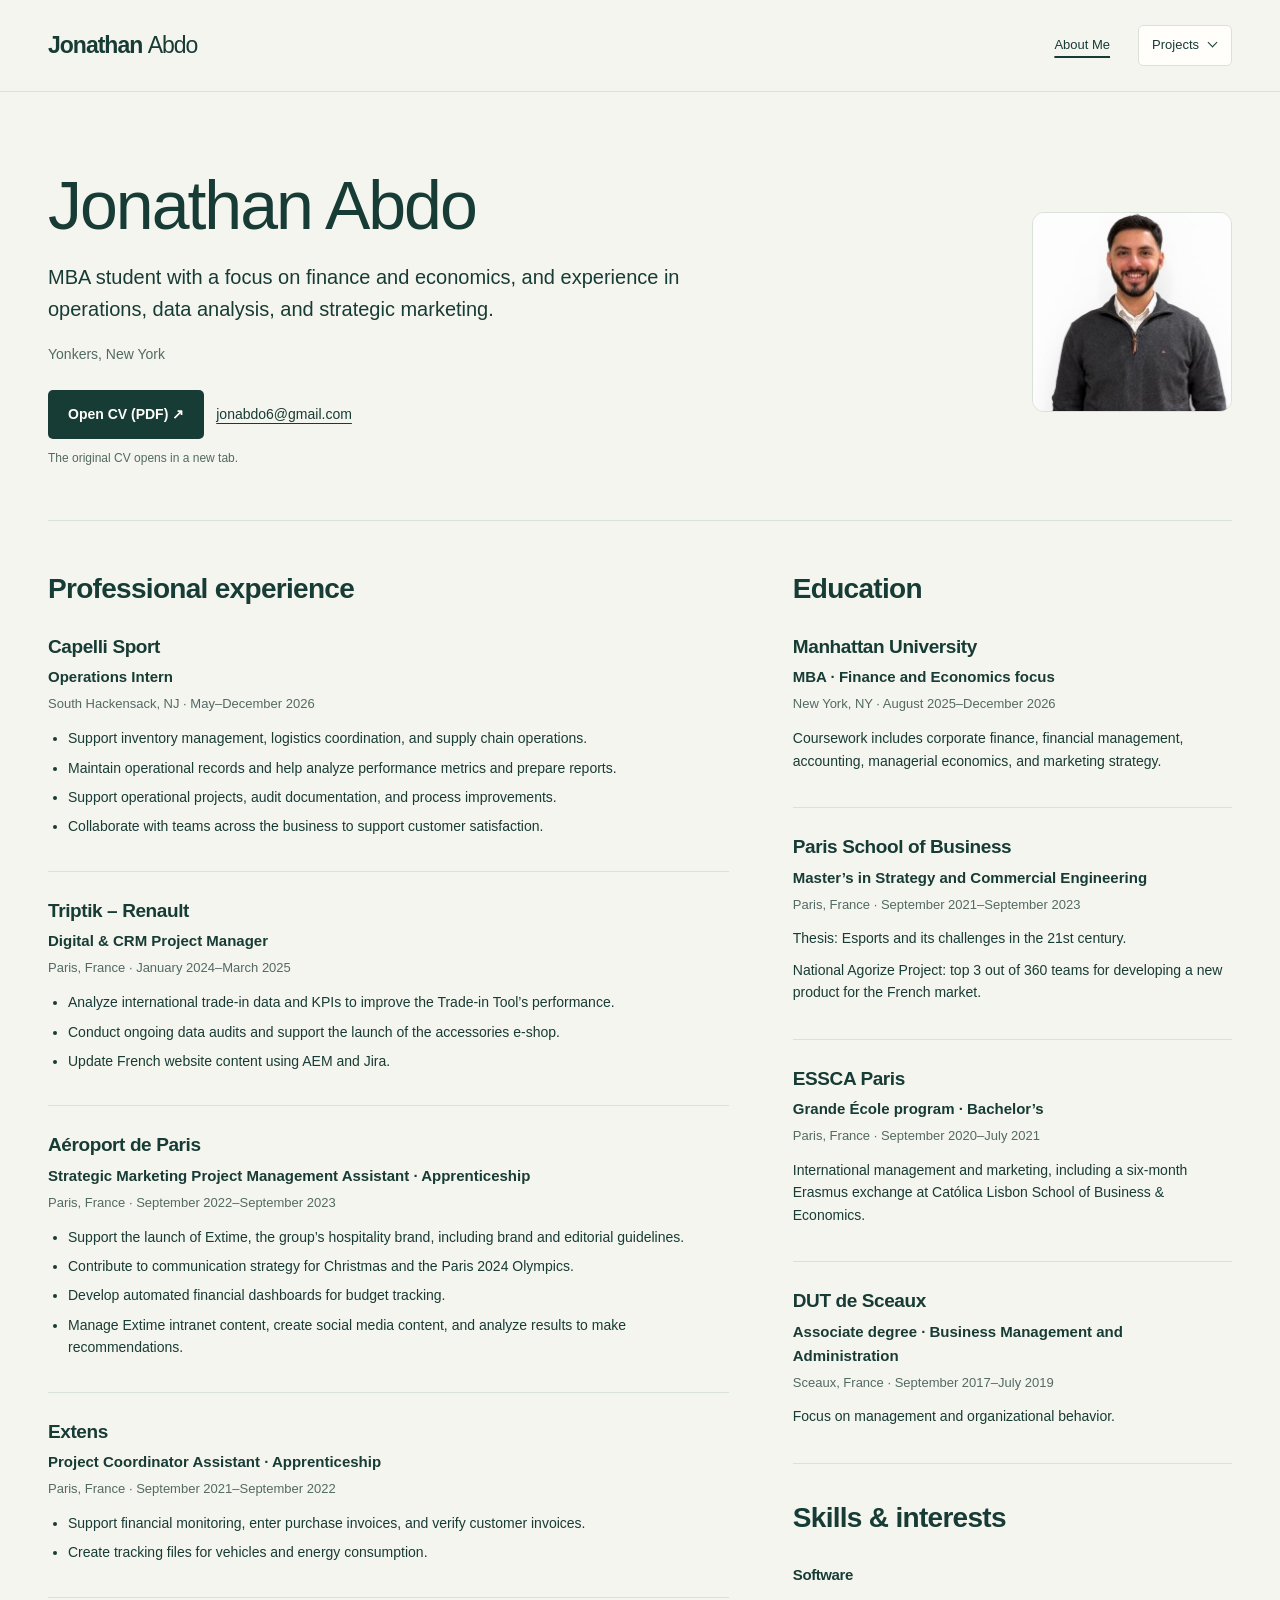
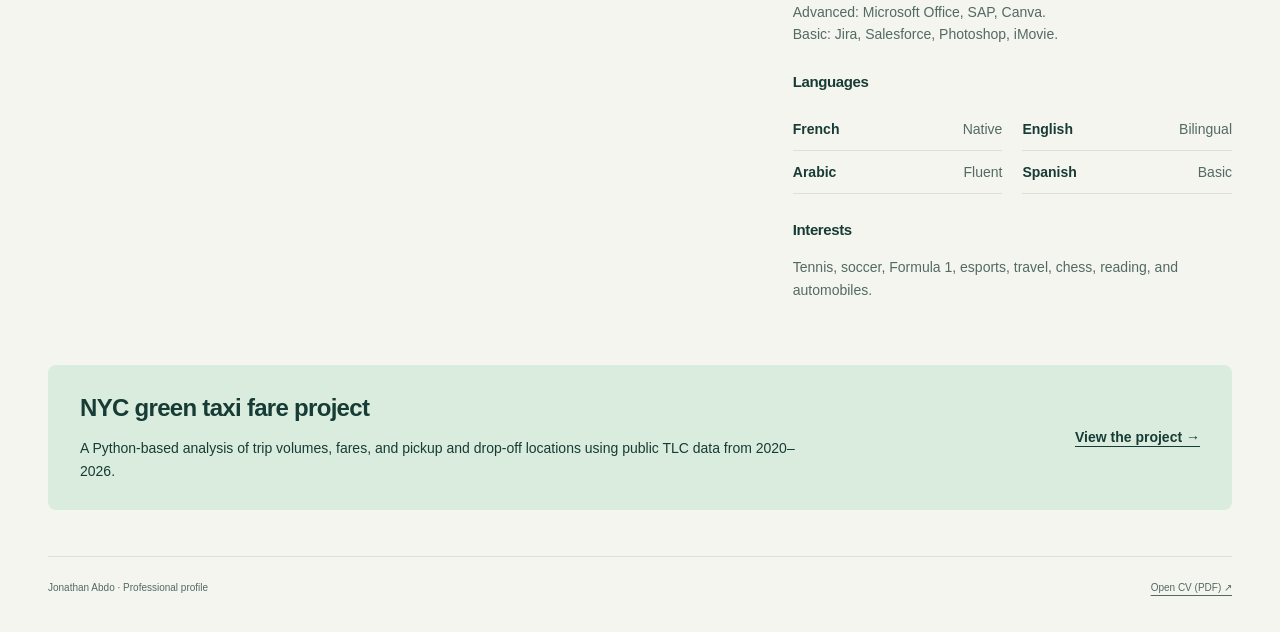
<file: docs/index.html>
<!DOCTYPE html><html lang="en"><head><meta charset="UTF-8"><meta name="viewport" content="width=device-width, initial-scale=1"><meta name="description" content="Jonathan Abdo — education, professional experience, skills and CV. MBA student focused on finance and economics."><title>Jonathan Abdo | About me &amp; CV</title><style>:root{--bg:#f5f5ef;--ink:#173b35;--muted:#526a63;--line:#d9e1d9;--green:#147569;--mint:#d9ecde;--white:#fffefa}*{box-sizing:border-box}html{scroll-behavior:smooth}body{margin:0;background:var(--bg);color:var(--ink);font:16px/1.6 Arial,Helvetica,sans-serif}.nav,main{max-width:1280px;margin:auto;padding:0 48px}.nav{height:92px;display:flex;align-items:center;justify-content:space-between;border-bottom:1px solid var(--line)}a{color:inherit;text-underline-offset:4px}.brand{text-decoration:none;font-size:23px;font-weight:800;letter-spacing:-1px}.brand span{font-weight:400}.brand i{font-size:11px;font-style:normal;letter-spacing:1px;background:var(--mint);border-radius:20px;padding:5px 10px;margin-left:13px;vertical-align:middle}nav{display:flex;gap:28px;font-size:13px}nav a{text-decoration:none}nav a:hover{text-decoration:underline}.hero{display:grid;grid-template-columns:1.45fr 1fr;gap:80px;padding:64px 0 62px;align-items:center}.eyebrow{font-size:10px;letter-spacing:2px;font-weight:700;margin:0 0 14px;color:var(--green)}h1{font-size:clamp(42px,5.5vw,72px);line-height:1.04;letter-spacing:-3px;margin:0 0 26px;font-weight:500}h1 em{font-family:Georgia,serif;color:var(--green);font-weight:400}.intro{max-width:520px;color:var(--muted);font-size:17px;line-height:1.6;margin:0}.dataset-note{border:1px solid #b9cec1;border-radius:8px;padding:29px 32px;position:relative;font-size:11px;letter-spacing:1px}.dataset-note h2{font-size:29px;letter-spacing:-1px;margin:20px 0 12px}.dataset-note p{font-size:13px;letter-spacing:0;color:var(--muted)}.dataset-note a{font-size:12px;letter-spacing:0;font-weight:700}.dot{display:inline-block;width:7px;height:7px;background:var(--green);border-radius:50%;margin-right:7px}h2,h3,p{overflow-wrap:break-word}h2{font-size:28px;letter-spacing:-.7px;line-height:1.25;margin:0}h3{font-size:18px;letter-spacing:-.4px;margin:0}.section-heading{display:flex;justify-content:space-between;align-items:center;margin-bottom:22px}.section-heading p{font-size:13px;color:var(--muted);margin:0}.filters{display:flex;align-items:end;gap:15px;margin-bottom:24px}.filters label{display:flex;flex-direction:column;gap:6px;font-size:11px;font-weight:700}.filters select,button{border:1px solid #b9cbbf;background:var(--white);color:var(--ink);border-radius:5px;font:13px Arial,Helvetica,sans-serif;padding:12px 15px}.filters select{min-width:190px;padding-right:35px}button{cursor:pointer}button:hover{background:var(--mint)}button:focus-visible,select:focus-visible,a:focus-visible,summary:focus-visible{outline:3px solid #d59c3b;outline-offset:3px}.units{font-size:11px;color:var(--muted);margin-left:auto;padding-bottom:10px}.kpis{display:grid;grid-template-columns:repeat(4,1fr);gap:13px;margin-bottom:24px}.kpis article{padding:23px 20px;background:var(--white);border:1px solid var(--line);border-radius:7px}.kpis article:first-child{background:var(--ink);color:#f8fff7;border-color:var(--ink)}.kpis p{font-size:9px;letter-spacing:1.3px;font-weight:700;margin:0 0 11px}.kpis strong{font-size:clamp(23px,2.5vw,33px);letter-spacing:-1.4px;font-weight:500;display:block;line-height:1.3}.kpis small{font-size:10px;opacity:.8;display:block;margin-top:10px;line-height:1.5}.charts{display:grid;grid-template-columns:1.3fr 1fr;gap:20px}.panel{border:1px solid var(--line);border-radius:8px;padding:25px;background:var(--white)}.chart-heading{display:flex;justify-content:space-between;align-items:center;gap:12px}.chart-heading>span{font-size:11px;color:var(--muted)}.chart-heading .eyebrow{margin-bottom:7px}.svg-chart{padding-top:18px;width:100%}.svg-chart svg{display:block;width:100%;height:auto}.chart-caption{font-size:11px;color:var(--muted);line-height:1.6;margin:12px 0 0}.zone-bars{margin-top:22px}.bar-row{margin-bottom:19px}.bar-label{display:flex;justify-content:space-between;gap:12px;font-size:11px;margin-bottom:6px}.bar-label span:first-child{max-width:75%}.bar-label b{font-weight:500;white-space:nowrap}.track{height:8px;background:#edf1e9;border-radius:2px}.fill{height:8px;background:var(--green);border-radius:2px}.bar-row:not(:first-child) .fill{background:#92b2a2}.insight{display:grid;grid-template-columns:140px 1fr;gap:20px;padding:21px 26px;background:var(--mint);border-radius:7px;margin:20px 0}.insight span{font-size:9px;letter-spacing:1.5px;font-weight:700;padding-top:5px}.insight p{margin:0;font-size:13px;line-height:1.7}.table-panel{margin-top:22px}.table-panel button{font-size:11px}.table-scroll{overflow-x:auto}table{border-collapse:collapse;width:100%;font-size:12px;margin-top:20px;text-align:right}th,td{padding:12px 10px;border-bottom:1px solid var(--line);white-space:nowrap}th{font-weight:500;color:var(--muted);font-size:10px}th:first-child,td:first-child{text-align:left}tbody tr:last-child td{border-bottom:0}.method{display:grid;grid-template-columns:1fr 1.15fr;gap:90px;padding:70px 0}.method h2{font-size:34px;margin-bottom:22px}.method p{font-size:13px;color:var(--muted);max-width:500px}.method-notes details{border-bottom:1px solid var(--line);padding:16px 0}.method-notes details:first-child{padding-top:0}summary{font-size:13px;font-weight:700;cursor:pointer}footer{border-top:1px solid var(--line);padding:23px 0 36px;display:flex;justify-content:space-between;gap:20px;font-size:10px;color:var(--muted)}.sr-only{position:absolute;width:1px;height:1px;padding:0;margin:-1px;overflow:hidden;clip:rect(0,0,0,0);white-space:nowrap;border:0}@media(max-width:950px){.nav,main{padding-left:25px;padding-right:25px}.hero{gap:30px}.kpis{grid-template-columns:repeat(2,1fr)}.charts{grid-template-columns:1fr 1fr}.panel{padding:20px}.method{gap:40px}.chart-heading>span{display:none}}@media(max-width:650px){.nav{height:75px}nav{gap:15px;font-size:11px}.hero{grid-template-columns:1fr;padding:40px 0;gap:28px}h1{font-size:53px}.dataset-note{padding:22px}.section-heading{display:block}.section-heading p{margin-top:10px}.filters{flex-wrap:wrap}.filters label{flex:1}.filters select{min-width:0;width:100%}.filters .units{font-size:10px}.kpis article{padding:18px 13px}.kpis strong{font-size:27px}.kpis p{font-size:8px}.charts{grid-template-columns:1fr}.insight{grid-template-columns:1fr;gap:7px;padding:19px}.method{grid-template-columns:1fr;gap:20px;padding:45px 0}.chart-heading{align-items:start}.table-panel button{max-width:130px;padding:9px;line-height:1.4}footer{flex-direction:column;gap:7px}.table-panel{padding:19px 14px}}@media(prefers-reduced-motion:reduce){html{scroll-behavior:auto}}
.charts{grid-template-columns:1fr 1fr;margin-top:22px}.compact{flex-wrap:wrap;gap:10px;margin:18px 0 8px}.compact label{flex:1;min-width:100px}.compact select{min-width:0;width:100%;padding:9px;font-size:12px}.kpis{margin-top:12px}.chart-caption{margin-bottom:12px}.table-scroll{max-height:560px}thead{position:sticky;top:0;background:var(--white)}tfoot{font-weight:bold;background:var(--mint)}.bar-label span:first-child{max-width:72%}.kpis strong{font-size:clamp(21px,2.5vw,32px)}@media(max-width:760px){.charts{grid-template-columns:1fr}.section-heading{display:block}.filters{flex-wrap:wrap}.filters select{min-width:0}.hero{gap:24px}.nav,main{padding-left:20px;padding-right:20px}} 

.simple-method{display:block;max-width:900px;padding:45px 0}.simple-method h2{margin-bottom:25px}.simple-method p{max-width:none}

@media(max-width:650px){.nav{height:auto;min-height:92px;flex-wrap:wrap;gap:12px;padding-top:16px;padding-bottom:16px}nav{flex-wrap:wrap}}

.profile{display:grid;grid-template-columns:1fr 200px;align-items:center;gap:60px;padding:64px 0 52px;border-bottom:1px solid var(--line)}
.profile h1{font-size:clamp(40px,6vw,68px);letter-spacing:-2px;line-height:1.1;margin:12px 0 18px}.profile .lead{font-size:20px;max-width:650px;margin:0 0 18px}.profile .location{font-size:14px;color:var(--muted)}.portrait{display:block;width:200px;height:200px;object-fit:cover;border-radius:12px;border:1px solid var(--line)}.actions{display:flex;flex-wrap:wrap;gap:12px;margin-top:25px;align-items:center}.cv-button{display:inline-block;text-decoration:none;border-radius:5px;background:var(--ink);color:var(--white);padding:13px 20px;font-size:14px;font-weight:bold}.cv-button:hover{background:var(--green)}.contact{font-size:14px}.new-tab{font-size:12px;color:var(--muted);margin:10px 0 0}.resume-grid{display:grid;grid-template-columns:1.55fr 1fr;gap:64px;padding:50px 0}.resume-section h2{margin-bottom:28px}.resume-entry{padding:0 0 26px;margin-bottom:26px;border-bottom:1px solid var(--line)}.resume-entry:last-child{margin-bottom:0}.resume-entry h3{font-size:19px;line-height:1.4;margin-bottom:5px}.role{font-size:15px;margin:0 0 5px;font-weight:bold}.meta{font-size:13px;color:var(--muted);margin:0 0 12px}.resume-entry ul{padding-left:20px;margin:12px 0 0;font-size:14px}.resume-entry li{margin:7px 0}.resume-entry p:not(.role):not(.meta){font-size:14px;margin:9px 0}.skills{margin-top:36px}.skills h3{margin-top:24px;font-size:15px}.skills p{font-size:14px;color:var(--muted)}.languages{display:grid;grid-template-columns:1fr 1fr;gap:0 20px;font-size:14px}.languages div{display:flex;justify-content:space-between;gap:12px;border-bottom:1px solid var(--line);padding:10px 0}.languages dt{font-weight:bold}.languages dd{margin:0;color:var(--muted)}.project-callout{background:var(--mint);border-radius:8px;padding:28px 32px;margin:0 0 46px;display:flex;justify-content:space-between;gap:30px;align-items:center}.project-callout h2{font-size:24px}.project-callout p{max-width:730px;font-size:14px;margin-bottom:0}.project-callout a{font-size:14px;font-weight:bold;white-space:nowrap}nav [aria-current=page]{text-decoration:underline;text-decoration-thickness:2px;text-underline-offset:7px}.skip{position:absolute;left:20px;top:-100px;background:white;padding:10px}.skip:focus{top:10px;z-index:2}@media(max-width:850px){.resume-grid{gap:34px}.profile{gap:30px}}@media(max-width:650px){.profile{grid-template-columns:1fr;padding:35px 0;gap:24px}.portrait{grid-row:1;width:160px;height:160px}.profile .lead{font-size:18px}.resume-grid{grid-template-columns:1fr;padding:36px 0;gap:36px}.project-callout{display:block;padding:24px}.project-callout a{display:inline-block;margin-top:20px}.languages{grid-template-columns:1fr}.profile h1{margin-top:0}}

.nav nav{align-items:center}.project-menu{position:relative;z-index:5}.project-menu summary{cursor:pointer;font:inherit;list-style:none;padding:9px 13px;border:1px solid var(--line);border-radius:5px;background:var(--white);white-space:nowrap}.project-menu summary::-webkit-details-marker{display:none}.project-menu summary::after{content:"";display:inline-block;width:6px;height:6px;margin:0 2px 3px 10px;border:solid currentColor;border-width:0 1.5px 1.5px 0;transform:rotate(45deg)}.project-menu[open] summary::after{transform:rotate(225deg);vertical-align:-3px}.project-menu a{display:block;position:absolute;right:0;top:calc(100% + 5px);width:max-content;max-width:90vw;padding:13px 16px;border:1px solid var(--line);border-radius:5px;background:var(--white);box-shadow:0 4px 14px #173b351a}.brand{white-space:nowrap}.project-menu a:hover{background:var(--mint)}
</style></head><body><a href="#content" class="skip">Skip to content</a>
<header class="nav"><a class="brand" href="index.html">Jonathan <span>Abdo</span></a><nav aria-label="Main navigation"><a href="index.html" aria-current="page">About Me</a><details class="project-menu"><summary>Projects</summary><a href="nyc-green-taxi.html">NYC green taxi fare project</a></details></nav></header>
<main id="content"><section class="profile" aria-labelledby="name"><div><h1 id="name">Jonathan Abdo</h1><p class="lead">MBA student with a focus on finance and economics, and experience in operations, data analysis, and strategic marketing.</p><p class="location">Yonkers, New York</p><div class="actions"><a class="cv-button" href="Jonathan_Abdo_CV.pdf" target="_blank" rel="noopener">Open CV (PDF) ↗</a><a class="contact" href="mailto:jonabdo6@gmail.com">jonabdo6@gmail.com</a></div><p class="new-tab">The original CV opens in a new tab.</p></div><img class="portrait" src="jonathan-abdo.jpg" width="200" height="200" alt="Portrait of Jonathan Abdo"></section>
<div class="resume-grid"><section class="resume-section" aria-labelledby="experience"><h2 id="experience">Professional experience</h2>
<article class="resume-entry"><h3>Capelli Sport</h3><p class="role">Operations Intern</p><p class="meta">South Hackensack, NJ · May–December 2026</p><ul><li>Support inventory management, logistics coordination, and supply chain operations.</li><li>Maintain operational records and help analyze performance metrics and prepare reports.</li><li>Support operational projects, audit documentation, and process improvements.</li><li>Collaborate with teams across the business to support customer satisfaction.</li></ul></article>
<article class="resume-entry"><h3>Triptik – Renault</h3><p class="role">Digital &amp; CRM Project Manager</p><p class="meta">Paris, France · January 2024–March 2025</p><ul><li>Analyze international trade-in data and KPIs to improve the Trade-in Tool’s performance.</li><li>Conduct ongoing data audits and support the launch of the accessories e-shop.</li><li>Update French website content using AEM and Jira.</li></ul></article>
<article class="resume-entry"><h3>Aéroport de Paris</h3><p class="role">Strategic Marketing Project Management Assistant · Apprenticeship</p><p class="meta">Paris, France · September 2022–September 2023</p><ul><li>Support the launch of Extime, the group’s hospitality brand, including brand and editorial guidelines.</li><li>Contribute to communication strategy for Christmas and the Paris 2024 Olympics.</li><li>Develop automated financial dashboards for budget tracking.</li><li>Manage Extime intranet content, create social media content, and analyze results to make recommendations.</li></ul></article>
<article class="resume-entry"><h3>Extens</h3><p class="role">Project Coordinator Assistant · Apprenticeship</p><p class="meta">Paris, France · September 2021–September 2022</p><ul><li>Support financial monitoring, enter purchase invoices, and verify customer invoices.</li><li>Create tracking files for vehicles and energy consumption.</li></ul></article></section>
<aside><section class="resume-section" aria-labelledby="education"><h2 id="education">Education</h2>
<article class="resume-entry"><h3>Manhattan University</h3><p class="role">MBA · Finance and Economics focus</p><p class="meta">New York, NY · August 2025–December 2026</p><p>Coursework includes corporate finance, financial management, accounting, managerial economics, and marketing strategy.</p></article>
<article class="resume-entry"><h3>Paris School of Business</h3><p class="role">Master’s in Strategy and Commercial Engineering</p><p class="meta">Paris, France · September 2021–September 2023</p><p>Thesis: Esports and its challenges in the 21st century.</p><p>National Agorize Project: top 3 out of 360 teams for developing a new product for the French market.</p></article>
<article class="resume-entry"><h3>ESSCA Paris</h3><p class="role">Grande École program · Bachelor’s</p><p class="meta">Paris, France · September 2020–July 2021</p><p>International management and marketing, including a six-month Erasmus exchange at Católica Lisbon School of Business &amp; Economics.</p></article>
<article class="resume-entry"><h3>DUT de Sceaux</h3><p class="role">Associate degree · Business Management and Administration</p><p class="meta">Sceaux, France · September 2017–July 2019</p><p>Focus on management and organizational behavior.</p></article></section>
<section class="resume-section skills" aria-labelledby="skills"><h2 id="skills">Skills &amp; interests</h2><h3>Software</h3><p>Advanced: Microsoft Office, SAP, Canva.<br>Basic: Jira, Salesforce, Photoshop, iMovie.</p><h3>Languages</h3><dl class="languages"><div><dt>French</dt><dd>Native</dd></div><div><dt>English</dt><dd>Bilingual</dd></div><div><dt>Arabic</dt><dd>Fluent</dd></div><div><dt>Spanish</dt><dd>Basic</dd></div></dl><h3>Interests</h3><p>Tennis, soccer, Formula 1, esports, travel, chess, reading, and automobiles.</p></section></aside></div>
<section class="project-callout"><div><h2>NYC green taxi fare project</h2><p>A Python-based analysis of trip volumes, fares, and pickup and drop-off locations using public TLC data from 2020–2026.</p></div><a href="nyc-green-taxi.html">View the project →</a></section>
<footer><span>Jonathan Abdo · Professional profile</span><a href="Jonathan_Abdo_CV.pdf" target="_blank" rel="noopener">Open CV (PDF) ↗</a></footer></main></body></html>
</file>
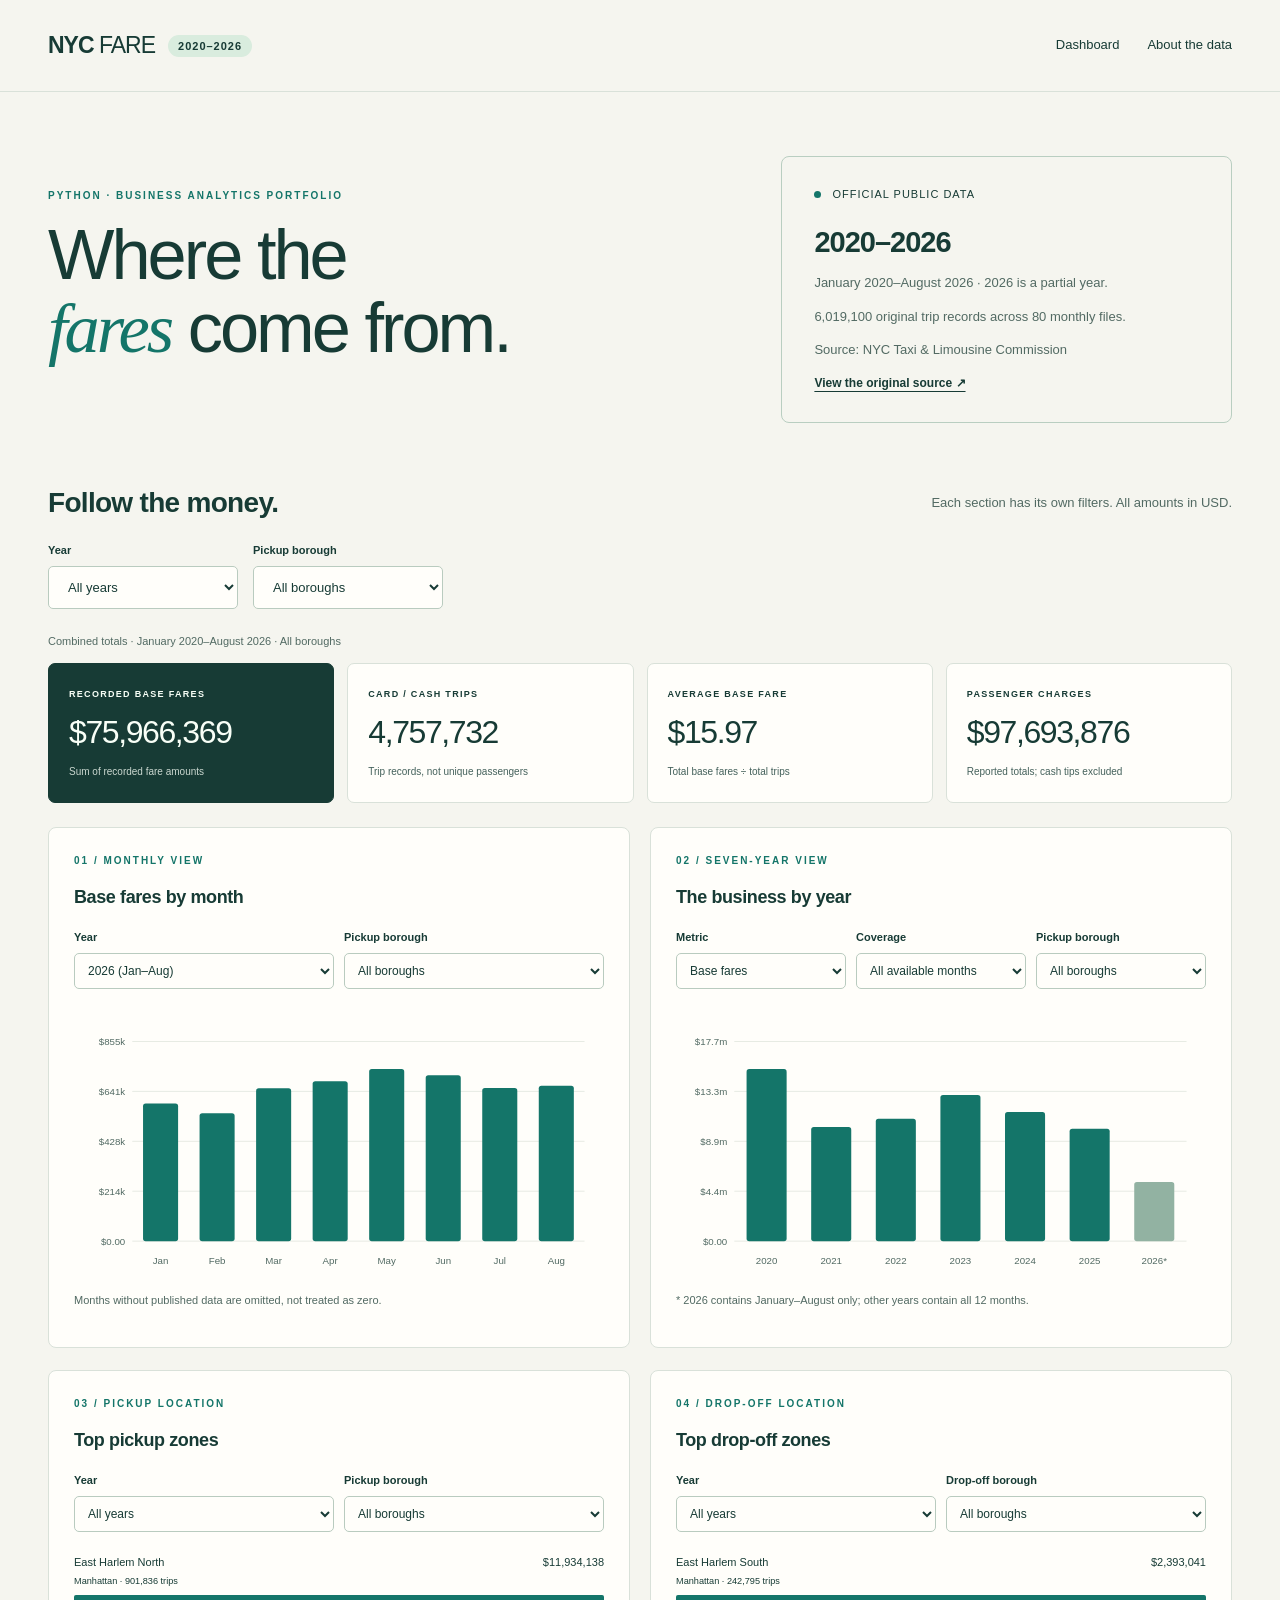
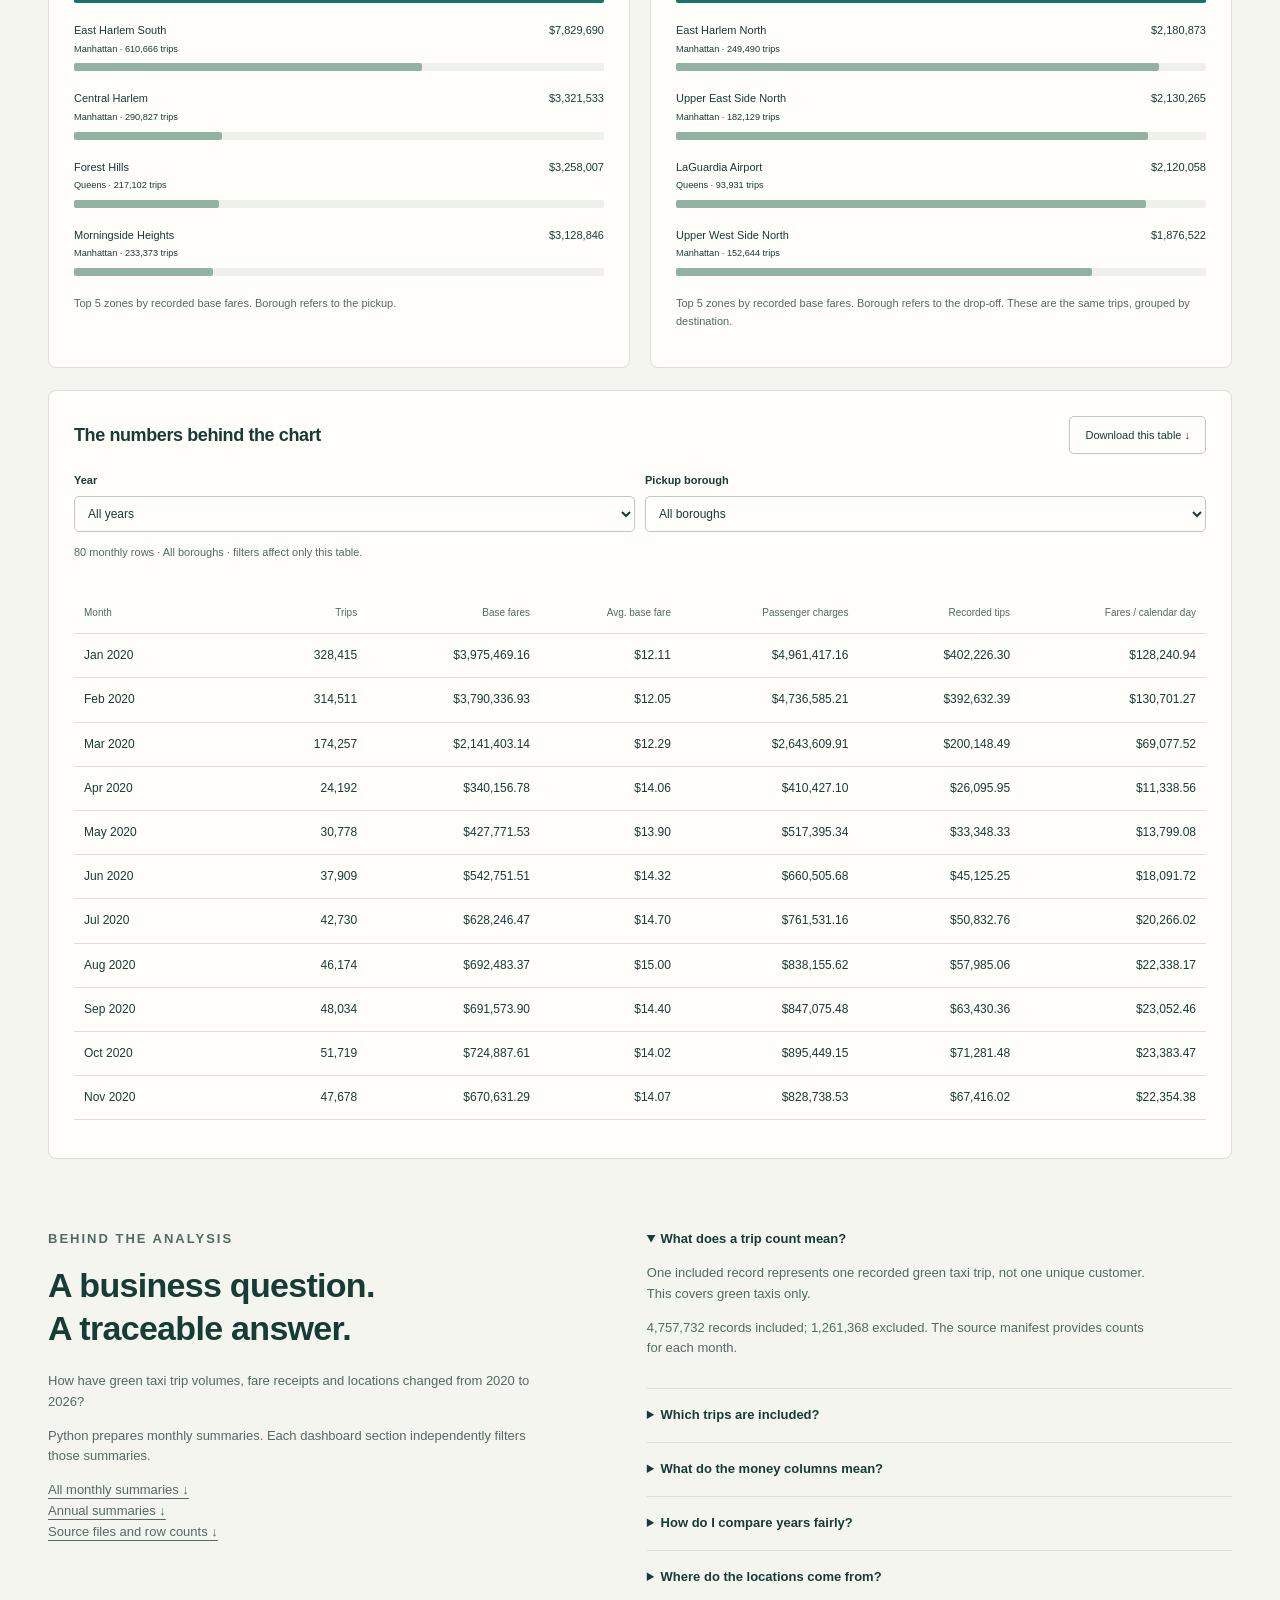
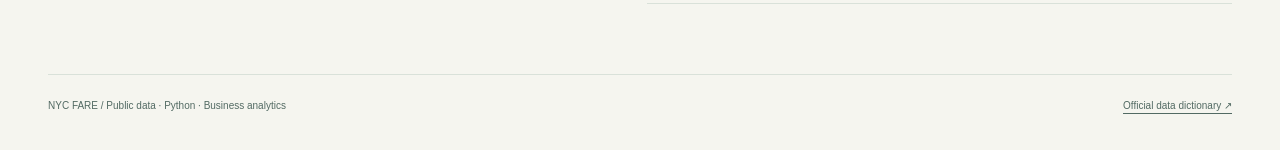
<file: NYC_Taxi_2020_2026_Update/nyc-taxi-2020-2026/docs/index.html>
<!DOCTYPE html><html lang="en"><head><meta charset="UTF-8"><meta name="viewport" content="width=device-width, initial-scale=1"><title>NYC Fare | 2020–2026 Business Analytics</title><link rel="stylesheet" href="style.css"></head><body>
<header class="nav"><a class="brand" href="#top">NYC <span>FARE</span><i>2020–2026</i></a><nav><a href="#explore">Dashboard</a><a href="#method">About the data</a></nav></header><main id="top">
<section class="hero"><div><p class="eyebrow">PYTHON · BUSINESS ANALYTICS PORTFOLIO</p><h1>Where the<br><em>fares</em> come from.</h1></div><aside class="dataset-note"><span class="dot"></span> OFFICIAL PUBLIC DATA<h2>2020–2026</h2><p>January 2020–August 2026 · 2026 is a partial year.</p><p id="datasetSize"></p><p>Source: NYC Taxi &amp; Limousine Commission</p><a href="https://www.nyc.gov/site/tlc/about/tlc-trip-record-data.page">View the original source ↗</a></aside></section>
<section id="explore"><div class="section-heading"><h2>Follow the money.</h2><p>Each section has its own filters. All amounts in USD.</p></div>
<div id="kpiFilters" class="filters"></div><p id="kpiScope" class="chart-caption"></p><div class="kpis" aria-live="polite"><article><p>RECORDED BASE FARES</p><strong id="fare"></strong><small>Sum of recorded fare amounts</small></article><article><p>CARD / CASH TRIPS</p><strong id="trips"></strong><small>Trip records, not unique passengers</small></article><article><p>AVERAGE BASE FARE</p><strong id="average"></strong><small>Total base fares ÷ total trips</small></article><article><p>PASSENGER CHARGES</p><strong id="charges"></strong><small>Reported totals; cash tips excluded</small></article></div>
<div class="charts"><article class="panel"><p class="eyebrow">01 / MONTHLY VIEW</p><h3>Base fares by month</h3><div id="monthlyFilters" class="filters compact"></div><div id="monthlyChart" class="svg-chart"></div><p class="chart-caption">Months without published data are omitted, not treated as zero.</p></article><article class="panel"><p class="eyebrow">02 / SEVEN-YEAR VIEW</p><h3>The business by year</h3><div id="annualFilters" class="filters compact"></div><div id="annualChart" class="svg-chart"></div><p id="annualNote" class="chart-caption"></p></article></div>
<div class="charts equal"><article class="panel"><p class="eyebrow">03 / PICKUP LOCATION</p><h3>Top pickup zones</h3><div id="pickupFilters" class="filters compact"></div><div id="pickupBars" class="zone-bars"></div><p class="chart-caption">Top 5 zones by recorded base fares. Borough refers to the pickup.</p></article><article class="panel"><p class="eyebrow">04 / DROP-OFF LOCATION</p><h3>Top drop-off zones</h3><div id="dropoffFilters" class="filters compact"></div><div id="dropoffBars" class="zone-bars"></div><p class="chart-caption">Top 5 zones by recorded base fares. Borough refers to the drop-off. These are the same trips, grouped by destination.</p></article></div>
<article class="panel table-panel"><div class="chart-heading"><h3>The numbers behind the chart</h3><button id="download">Download this table ↓</button></div><div id="tableFilters" class="filters compact"></div><p id="tableScope" class="chart-caption"></p><div class="table-scroll"><table><caption class="sr-only">Monthly business summaries</caption><thead><tr><th>Month</th><th>Trips</th><th>Base fares</th><th>Avg. base fare</th><th>Passenger charges</th><th>Recorded tips</th><th>Fares / calendar day</th></tr></thead><tbody id="tableBody"></tbody><tfoot id="tableTotal"></tfoot></table></div></article></section>
<section id="method" class="method"><div><p class="eyebrow">BEHIND THE ANALYSIS</p><h2>A business question.<br>A traceable answer.</h2><p>How have green taxi trip volumes, fare receipts and locations changed from 2020 to 2026?</p><p>Python prepares monthly summaries. Each dashboard section independently filters those summaries.</p><p><a href="exports/monthly_summary.csv" download>All monthly summaries ↓</a><br><a href="exports/annual_summary.csv" download>Annual summaries ↓</a><br><a href="exports/source_manifest.csv" download>Source files and row counts ↓</a></p></div><div class="method-notes"><details open><summary>What does a trip count mean?</summary><p>One included record represents one recorded green taxi trip, not one unique customer. This covers green taxis only.</p><p id="quality"></p></details><details><summary>Which trips are included?</summary><p>Card/cash records with positive fare and total amounts whose pickup month matches the source file. The same rules apply to every year. No deduplication or upper-value trimming is applied; the source has no unique trip identifier. Records outside these rules are excluded, so these totals are not all TLC activity.</p></details><details><summary>What do the money columns mean?</summary><p>Base fares use fare_amount, excluding separately recorded tips, taxes, tolls and surcharges. Passenger charges use total_amount, including reported extras but excluding cash tips. Recorded tips exclude cash tips. These amounts are not profit or driver take-home pay. All values are nominal USD, without inflation adjustment.</p></details><details><summary>How do I compare years fairly?</summary><p>2020–2025 have 12 months each; 2026 has January–August. Use the annual chart’s January–August option for matching periods. Totals over all years include all 80 available months. Average fare is total base fares divided by total trips, not an average of annual averages. Fare per day uses calendar days in the selected months.</p></details><details><summary>Where do the locations come from?</summary><p>Pickup and drop-off location IDs are matched to the official TLC taxi-zone lookup. Unknown and outside-NYC locations remain included. Zone charts group the same fare receipts by origin or destination; do not add the two charts together.</p></details></div></section><footer><span>NYC FARE / Public data · Python · Business analytics</span><a href="https://www.nyc.gov/assets/tlc/downloads/pdf/data_dictionary_trip_records_green.pdf">Official data dictionary ↗</a></footer></main><script src="data.js"></script><script src="app.js"></script></body></html>
</file>
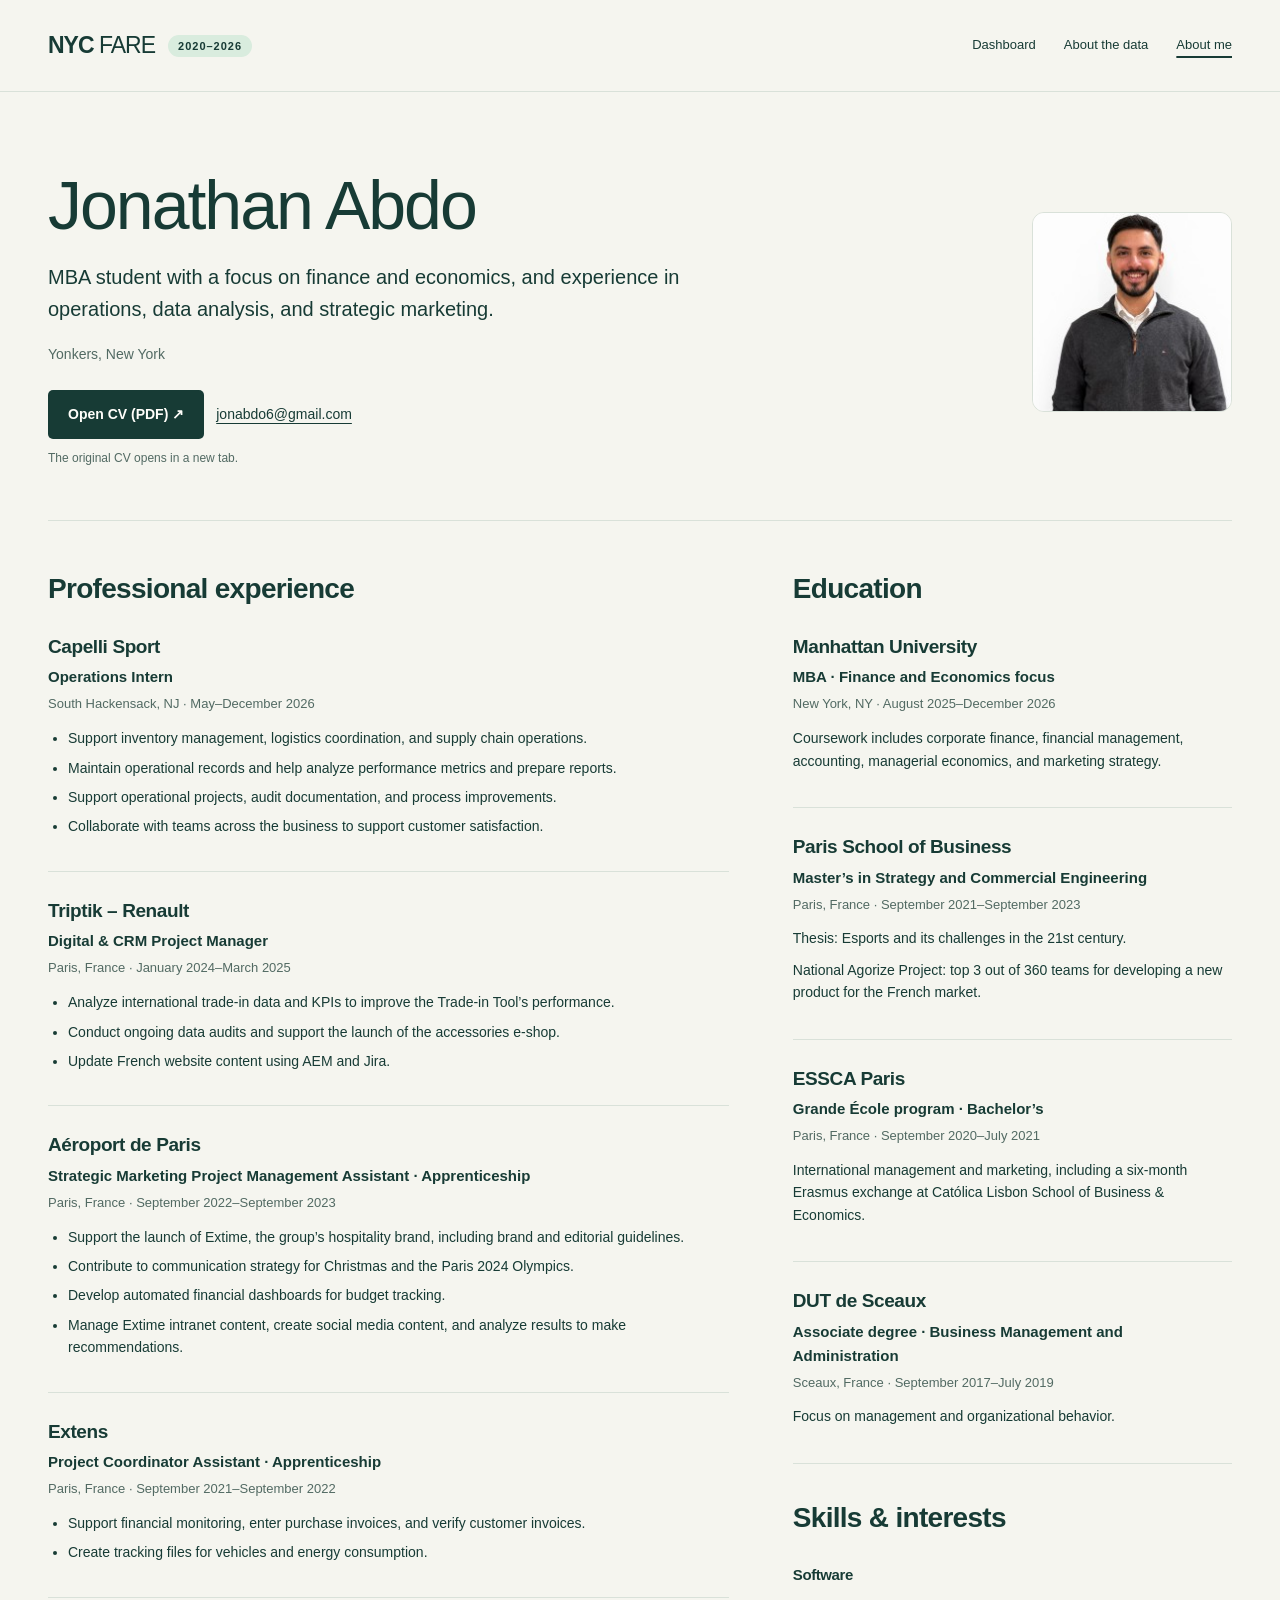
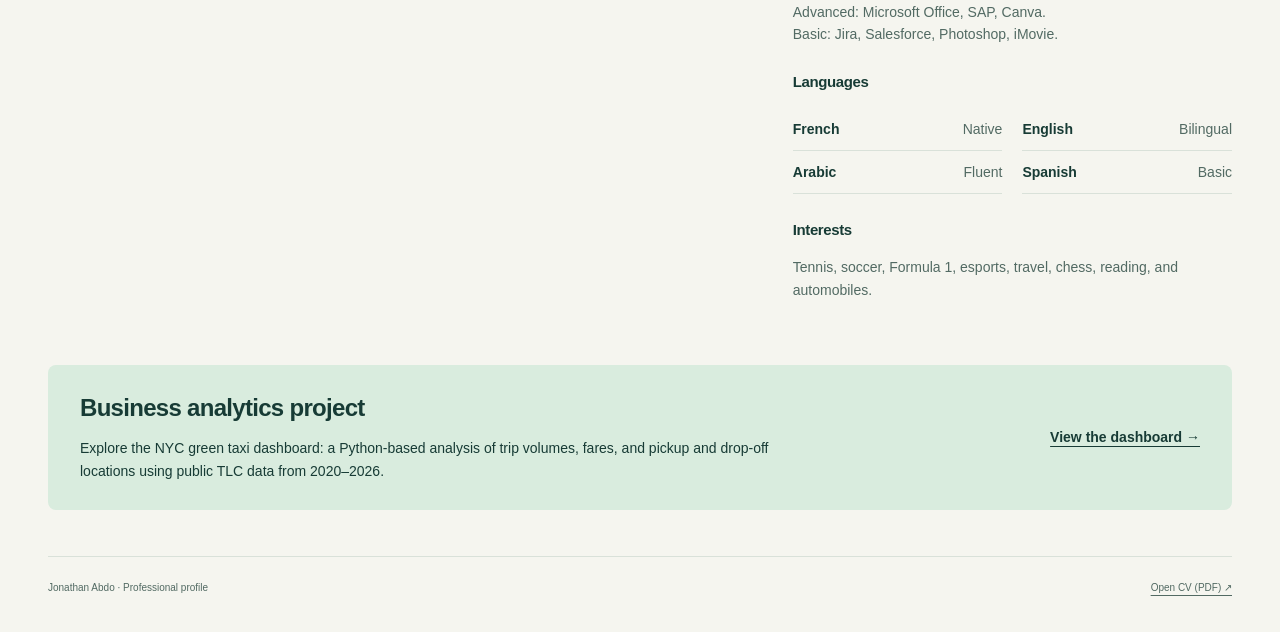
<file: about.html>
<!DOCTYPE html><html lang="en"><head><meta charset="UTF-8"><meta name="viewport" content="width=device-width, initial-scale=1"><meta name="description" content="Jonathan Abdo — education, professional experience, skills and CV. MBA student focused on finance and economics."><title>Jonathan Abdo | About me &amp; CV</title><style>:root{--bg:#f5f5ef;--ink:#173b35;--muted:#526a63;--line:#d9e1d9;--green:#147569;--mint:#d9ecde;--white:#fffefa}*{box-sizing:border-box}html{scroll-behavior:smooth}body{margin:0;background:var(--bg);color:var(--ink);font:16px/1.6 Arial,Helvetica,sans-serif}.nav,main{max-width:1280px;margin:auto;padding:0 48px}.nav{height:92px;display:flex;align-items:center;justify-content:space-between;border-bottom:1px solid var(--line)}a{color:inherit;text-underline-offset:4px}.brand{text-decoration:none;font-size:23px;font-weight:800;letter-spacing:-1px}.brand span{font-weight:400}.brand i{font-size:11px;font-style:normal;letter-spacing:1px;background:var(--mint);border-radius:20px;padding:5px 10px;margin-left:13px;vertical-align:middle}nav{display:flex;gap:28px;font-size:13px}nav a{text-decoration:none}nav a:hover{text-decoration:underline}.hero{display:grid;grid-template-columns:1.45fr 1fr;gap:80px;padding:64px 0 62px;align-items:center}.eyebrow{font-size:10px;letter-spacing:2px;font-weight:700;margin:0 0 14px;color:var(--green)}h1{font-size:clamp(42px,5.5vw,72px);line-height:1.04;letter-spacing:-3px;margin:0 0 26px;font-weight:500}h1 em{font-family:Georgia,serif;color:var(--green);font-weight:400}.intro{max-width:520px;color:var(--muted);font-size:17px;line-height:1.6;margin:0}.dataset-note{border:1px solid #b9cec1;border-radius:8px;padding:29px 32px;position:relative;font-size:11px;letter-spacing:1px}.dataset-note h2{font-size:29px;letter-spacing:-1px;margin:20px 0 12px}.dataset-note p{font-size:13px;letter-spacing:0;color:var(--muted)}.dataset-note a{font-size:12px;letter-spacing:0;font-weight:700}.dot{display:inline-block;width:7px;height:7px;background:var(--green);border-radius:50%;margin-right:7px}h2,h3,p{overflow-wrap:break-word}h2{font-size:28px;letter-spacing:-.7px;line-height:1.25;margin:0}h3{font-size:18px;letter-spacing:-.4px;margin:0}.section-heading{display:flex;justify-content:space-between;align-items:center;margin-bottom:22px}.section-heading p{font-size:13px;color:var(--muted);margin:0}.filters{display:flex;align-items:end;gap:15px;margin-bottom:24px}.filters label{display:flex;flex-direction:column;gap:6px;font-size:11px;font-weight:700}.filters select,button{border:1px solid #b9cbbf;background:var(--white);color:var(--ink);border-radius:5px;font:13px Arial,Helvetica,sans-serif;padding:12px 15px}.filters select{min-width:190px;padding-right:35px}button{cursor:pointer}button:hover{background:var(--mint)}button:focus-visible,select:focus-visible,a:focus-visible,summary:focus-visible{outline:3px solid #d59c3b;outline-offset:3px}.units{font-size:11px;color:var(--muted);margin-left:auto;padding-bottom:10px}.kpis{display:grid;grid-template-columns:repeat(4,1fr);gap:13px;margin-bottom:24px}.kpis article{padding:23px 20px;background:var(--white);border:1px solid var(--line);border-radius:7px}.kpis article:first-child{background:var(--ink);color:#f8fff7;border-color:var(--ink)}.kpis p{font-size:9px;letter-spacing:1.3px;font-weight:700;margin:0 0 11px}.kpis strong{font-size:clamp(23px,2.5vw,33px);letter-spacing:-1.4px;font-weight:500;display:block;line-height:1.3}.kpis small{font-size:10px;opacity:.8;display:block;margin-top:10px;line-height:1.5}.charts{display:grid;grid-template-columns:1.3fr 1fr;gap:20px}.panel{border:1px solid var(--line);border-radius:8px;padding:25px;background:var(--white)}.chart-heading{display:flex;justify-content:space-between;align-items:center;gap:12px}.chart-heading>span{font-size:11px;color:var(--muted)}.chart-heading .eyebrow{margin-bottom:7px}.svg-chart{padding-top:18px;width:100%}.svg-chart svg{display:block;width:100%;height:auto}.chart-caption{font-size:11px;color:var(--muted);line-height:1.6;margin:12px 0 0}.zone-bars{margin-top:22px}.bar-row{margin-bottom:19px}.bar-label{display:flex;justify-content:space-between;gap:12px;font-size:11px;margin-bottom:6px}.bar-label span:first-child{max-width:75%}.bar-label b{font-weight:500;white-space:nowrap}.track{height:8px;background:#edf1e9;border-radius:2px}.fill{height:8px;background:var(--green);border-radius:2px}.bar-row:not(:first-child) .fill{background:#92b2a2}.insight{display:grid;grid-template-columns:140px 1fr;gap:20px;padding:21px 26px;background:var(--mint);border-radius:7px;margin:20px 0}.insight span{font-size:9px;letter-spacing:1.5px;font-weight:700;padding-top:5px}.insight p{margin:0;font-size:13px;line-height:1.7}.table-panel{margin-top:22px}.table-panel button{font-size:11px}.table-scroll{overflow-x:auto}table{border-collapse:collapse;width:100%;font-size:12px;margin-top:20px;text-align:right}th,td{padding:12px 10px;border-bottom:1px solid var(--line);white-space:nowrap}th{font-weight:500;color:var(--muted);font-size:10px}th:first-child,td:first-child{text-align:left}tbody tr:last-child td{border-bottom:0}.method{display:grid;grid-template-columns:1fr 1.15fr;gap:90px;padding:70px 0}.method h2{font-size:34px;margin-bottom:22px}.method p{font-size:13px;color:var(--muted);max-width:500px}.method-notes details{border-bottom:1px solid var(--line);padding:16px 0}.method-notes details:first-child{padding-top:0}summary{font-size:13px;font-weight:700;cursor:pointer}footer{border-top:1px solid var(--line);padding:23px 0 36px;display:flex;justify-content:space-between;gap:20px;font-size:10px;color:var(--muted)}.sr-only{position:absolute;width:1px;height:1px;padding:0;margin:-1px;overflow:hidden;clip:rect(0,0,0,0);white-space:nowrap;border:0}@media(max-width:950px){.nav,main{padding-left:25px;padding-right:25px}.hero{gap:30px}.kpis{grid-template-columns:repeat(2,1fr)}.charts{grid-template-columns:1fr 1fr}.panel{padding:20px}.method{gap:40px}.chart-heading>span{display:none}}@media(max-width:650px){.nav{height:75px}nav{gap:15px;font-size:11px}.hero{grid-template-columns:1fr;padding:40px 0;gap:28px}h1{font-size:53px}.dataset-note{padding:22px}.section-heading{display:block}.section-heading p{margin-top:10px}.filters{flex-wrap:wrap}.filters label{flex:1}.filters select{min-width:0;width:100%}.filters .units{font-size:10px}.kpis article{padding:18px 13px}.kpis strong{font-size:27px}.kpis p{font-size:8px}.charts{grid-template-columns:1fr}.insight{grid-template-columns:1fr;gap:7px;padding:19px}.method{grid-template-columns:1fr;gap:20px;padding:45px 0}.chart-heading{align-items:start}.table-panel button{max-width:130px;padding:9px;line-height:1.4}footer{flex-direction:column;gap:7px}.table-panel{padding:19px 14px}}@media(prefers-reduced-motion:reduce){html{scroll-behavior:auto}}
.charts{grid-template-columns:1fr 1fr;margin-top:22px}.compact{flex-wrap:wrap;gap:10px;margin:18px 0 8px}.compact label{flex:1;min-width:100px}.compact select{min-width:0;width:100%;padding:9px;font-size:12px}.kpis{margin-top:12px}.chart-caption{margin-bottom:12px}.table-scroll{max-height:560px}thead{position:sticky;top:0;background:var(--white)}tfoot{font-weight:bold;background:var(--mint)}.bar-label span:first-child{max-width:72%}.kpis strong{font-size:clamp(21px,2.5vw,32px)}@media(max-width:760px){.charts{grid-template-columns:1fr}.section-heading{display:block}.filters{flex-wrap:wrap}.filters select{min-width:0}.hero{gap:24px}.nav,main{padding-left:20px;padding-right:20px}} 

.simple-method{display:block;max-width:900px;padding:45px 0}.simple-method h2{margin-bottom:25px}.simple-method p{max-width:none}

@media(max-width:650px){.nav{height:auto;min-height:92px;flex-wrap:wrap;gap:12px;padding-top:16px;padding-bottom:16px}nav{flex-wrap:wrap}}

.profile{display:grid;grid-template-columns:1fr 200px;align-items:center;gap:60px;padding:64px 0 52px;border-bottom:1px solid var(--line)}
.profile h1{font-size:clamp(40px,6vw,68px);letter-spacing:-2px;line-height:1.1;margin:12px 0 18px}.profile .lead{font-size:20px;max-width:650px;margin:0 0 18px}.profile .location{font-size:14px;color:var(--muted)}.portrait{display:block;width:200px;height:200px;object-fit:cover;border-radius:12px;border:1px solid var(--line)}.actions{display:flex;flex-wrap:wrap;gap:12px;margin-top:25px;align-items:center}.cv-button{display:inline-block;text-decoration:none;border-radius:5px;background:var(--ink);color:var(--white);padding:13px 20px;font-size:14px;font-weight:bold}.cv-button:hover{background:var(--green)}.contact{font-size:14px}.new-tab{font-size:12px;color:var(--muted);margin:10px 0 0}.resume-grid{display:grid;grid-template-columns:1.55fr 1fr;gap:64px;padding:50px 0}.resume-section h2{margin-bottom:28px}.resume-entry{padding:0 0 26px;margin-bottom:26px;border-bottom:1px solid var(--line)}.resume-entry:last-child{margin-bottom:0}.resume-entry h3{font-size:19px;line-height:1.4;margin-bottom:5px}.role{font-size:15px;margin:0 0 5px;font-weight:bold}.meta{font-size:13px;color:var(--muted);margin:0 0 12px}.resume-entry ul{padding-left:20px;margin:12px 0 0;font-size:14px}.resume-entry li{margin:7px 0}.resume-entry p:not(.role):not(.meta){font-size:14px;margin:9px 0}.skills{margin-top:36px}.skills h3{margin-top:24px;font-size:15px}.skills p{font-size:14px;color:var(--muted)}.languages{display:grid;grid-template-columns:1fr 1fr;gap:0 20px;font-size:14px}.languages div{display:flex;justify-content:space-between;gap:12px;border-bottom:1px solid var(--line);padding:10px 0}.languages dt{font-weight:bold}.languages dd{margin:0;color:var(--muted)}.project-callout{background:var(--mint);border-radius:8px;padding:28px 32px;margin:0 0 46px;display:flex;justify-content:space-between;gap:30px;align-items:center}.project-callout h2{font-size:24px}.project-callout p{max-width:730px;font-size:14px;margin-bottom:0}.project-callout a{font-size:14px;font-weight:bold;white-space:nowrap}nav [aria-current=page]{text-decoration:underline;text-decoration-thickness:2px;text-underline-offset:7px}.skip{position:absolute;left:20px;top:-100px;background:white;padding:10px}.skip:focus{top:10px;z-index:2}@media(max-width:850px){.resume-grid{gap:34px}.profile{gap:30px}}@media(max-width:650px){.profile{grid-template-columns:1fr;padding:35px 0;gap:24px}.portrait{grid-row:1;width:160px;height:160px}.profile .lead{font-size:18px}.resume-grid{grid-template-columns:1fr;padding:36px 0;gap:36px}.project-callout{display:block;padding:24px}.project-callout a{display:inline-block;margin-top:20px}.languages{grid-template-columns:1fr}.profile h1{margin-top:0}}
</style></head><body><a href="#content" class="skip">Skip to content</a>
<header class="nav"><a class="brand" href="index.html">NYC <span>FARE</span><i>2020–2026</i></a><nav aria-label="Main navigation"><a href="index.html#explore">Dashboard</a><a href="index.html#method">About the data</a><a href="about.html" aria-current="page">About me</a></nav></header>
<main id="content"><section class="profile" aria-labelledby="name"><div><h1 id="name">Jonathan Abdo</h1><p class="lead">MBA student with a focus on finance and economics, and experience in operations, data analysis, and strategic marketing.</p><p class="location">Yonkers, New York</p><div class="actions"><a class="cv-button" href="Jonathan_Abdo_CV.pdf" target="_blank" rel="noopener">Open CV (PDF) ↗</a><a class="contact" href="mailto:jonabdo6@gmail.com">jonabdo6@gmail.com</a></div><p class="new-tab">The original CV opens in a new tab.</p></div><img class="portrait" src="jonathan-abdo.jpg" width="200" height="200" alt="Portrait of Jonathan Abdo"></section>
<div class="resume-grid"><section class="resume-section" aria-labelledby="experience"><h2 id="experience">Professional experience</h2>
<article class="resume-entry"><h3>Capelli Sport</h3><p class="role">Operations Intern</p><p class="meta">South Hackensack, NJ · May–December 2026</p><ul><li>Support inventory management, logistics coordination, and supply chain operations.</li><li>Maintain operational records and help analyze performance metrics and prepare reports.</li><li>Support operational projects, audit documentation, and process improvements.</li><li>Collaborate with teams across the business to support customer satisfaction.</li></ul></article>
<article class="resume-entry"><h3>Triptik – Renault</h3><p class="role">Digital &amp; CRM Project Manager</p><p class="meta">Paris, France · January 2024–March 2025</p><ul><li>Analyze international trade-in data and KPIs to improve the Trade-in Tool’s performance.</li><li>Conduct ongoing data audits and support the launch of the accessories e-shop.</li><li>Update French website content using AEM and Jira.</li></ul></article>
<article class="resume-entry"><h3>Aéroport de Paris</h3><p class="role">Strategic Marketing Project Management Assistant · Apprenticeship</p><p class="meta">Paris, France · September 2022–September 2023</p><ul><li>Support the launch of Extime, the group’s hospitality brand, including brand and editorial guidelines.</li><li>Contribute to communication strategy for Christmas and the Paris 2024 Olympics.</li><li>Develop automated financial dashboards for budget tracking.</li><li>Manage Extime intranet content, create social media content, and analyze results to make recommendations.</li></ul></article>
<article class="resume-entry"><h3>Extens</h3><p class="role">Project Coordinator Assistant · Apprenticeship</p><p class="meta">Paris, France · September 2021–September 2022</p><ul><li>Support financial monitoring, enter purchase invoices, and verify customer invoices.</li><li>Create tracking files for vehicles and energy consumption.</li></ul></article></section>
<aside><section class="resume-section" aria-labelledby="education"><h2 id="education">Education</h2>
<article class="resume-entry"><h3>Manhattan University</h3><p class="role">MBA · Finance and Economics focus</p><p class="meta">New York, NY · August 2025–December 2026</p><p>Coursework includes corporate finance, financial management, accounting, managerial economics, and marketing strategy.</p></article>
<article class="resume-entry"><h3>Paris School of Business</h3><p class="role">Master’s in Strategy and Commercial Engineering</p><p class="meta">Paris, France · September 2021–September 2023</p><p>Thesis: Esports and its challenges in the 21st century.</p><p>National Agorize Project: top 3 out of 360 teams for developing a new product for the French market.</p></article>
<article class="resume-entry"><h3>ESSCA Paris</h3><p class="role">Grande École program · Bachelor’s</p><p class="meta">Paris, France · September 2020–July 2021</p><p>International management and marketing, including a six-month Erasmus exchange at Católica Lisbon School of Business &amp; Economics.</p></article>
<article class="resume-entry"><h3>DUT de Sceaux</h3><p class="role">Associate degree · Business Management and Administration</p><p class="meta">Sceaux, France · September 2017–July 2019</p><p>Focus on management and organizational behavior.</p></article></section>
<section class="resume-section skills" aria-labelledby="skills"><h2 id="skills">Skills &amp; interests</h2><h3>Software</h3><p>Advanced: Microsoft Office, SAP, Canva.<br>Basic: Jira, Salesforce, Photoshop, iMovie.</p><h3>Languages</h3><dl class="languages"><div><dt>French</dt><dd>Native</dd></div><div><dt>English</dt><dd>Bilingual</dd></div><div><dt>Arabic</dt><dd>Fluent</dd></div><div><dt>Spanish</dt><dd>Basic</dd></div></dl><h3>Interests</h3><p>Tennis, soccer, Formula 1, esports, travel, chess, reading, and automobiles.</p></section></aside></div>
<section class="project-callout"><div><h2>Business analytics project</h2><p>Explore the NYC green taxi dashboard: a Python-based analysis of trip volumes, fares, and pickup and drop-off locations using public TLC data from 2020–2026.</p></div><a href="index.html#explore">View the dashboard →</a></section>
<footer><span>Jonathan Abdo · Professional profile</span><a href="Jonathan_Abdo_CV.pdf" target="_blank" rel="noopener">Open CV (PDF) ↗</a></footer></main></body></html>
</file>
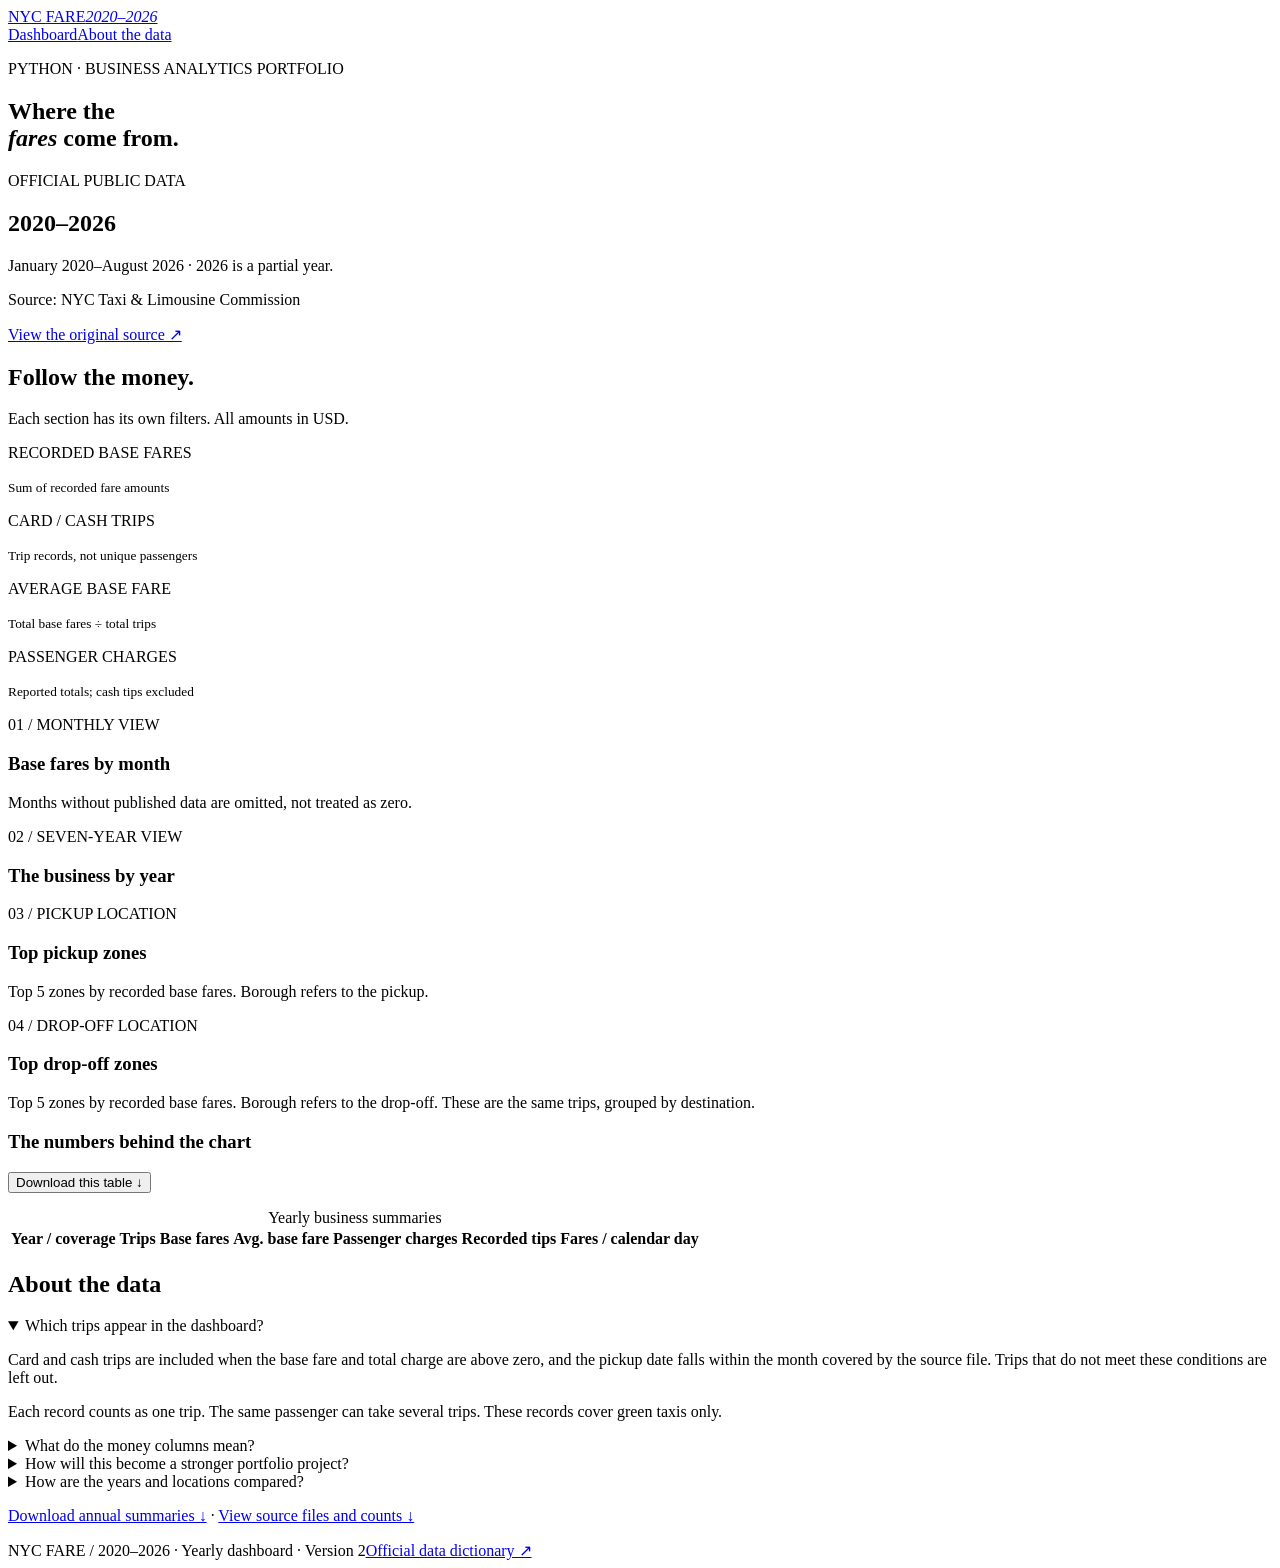
<file: NYC_Taxi_2020_2026_Update (1)/nyc-taxi-2020-2026/src/page_template.html>
<!DOCTYPE html><html lang="en"><head><meta charset="UTF-8"><meta name="viewport" content="width=device-width, initial-scale=1"><title>NYC Fare | 2020–2026 Business Analytics</title><!--STYLE--></head><body>
<header class="nav"><a class="brand" href="#top">NYC <span>FARE</span><i>2020–2026</i></a><nav><a href="#explore">Dashboard</a><a href="#method">About the data</a></nav></header><main id="top">
<section class="hero"><div><p class="eyebrow">PYTHON · BUSINESS ANALYTICS PORTFOLIO</p><h1>Where the<br><em>fares</em> come from.</h1></div><aside class="dataset-note"><span class="dot"></span> OFFICIAL PUBLIC DATA<h2>2020–2026</h2><p>January 2020–August 2026 · 2026 is a partial year.</p><p id="datasetSize"></p><p>Source: NYC Taxi &amp; Limousine Commission</p><a href="https://www.nyc.gov/site/tlc/about/tlc-trip-record-data.page">View the original source ↗</a></aside></section>
<section id="explore"><div class="section-heading"><h2>Follow the money.</h2><p>Each section has its own filters. All amounts in USD.</p></div>
<div id="kpiFilters" class="filters"></div><p id="kpiScope" class="chart-caption"></p><div class="kpis" aria-live="polite"><article><p>RECORDED BASE FARES</p><strong id="fare"></strong><small>Sum of recorded fare amounts</small></article><article><p>CARD / CASH TRIPS</p><strong id="trips"></strong><small>Trip records, not unique passengers</small></article><article><p>AVERAGE BASE FARE</p><strong id="average"></strong><small>Total base fares ÷ total trips</small></article><article><p>PASSENGER CHARGES</p><strong id="charges"></strong><small>Reported totals; cash tips excluded</small></article></div>
<div class="charts"><article class="panel"><p class="eyebrow">01 / MONTHLY VIEW</p><h3>Base fares by month</h3><div id="monthlyFilters" class="filters compact"></div><div id="monthlyChart" class="svg-chart"></div><p class="chart-caption">Months without published data are omitted, not treated as zero.</p></article><article class="panel"><p class="eyebrow">02 / SEVEN-YEAR VIEW</p><h3>The business by year</h3><div id="annualFilters" class="filters compact"></div><div id="annualChart" class="svg-chart"></div><p id="annualNote" class="chart-caption"></p></article></div>
<div class="charts equal"><article class="panel"><p class="eyebrow">03 / PICKUP LOCATION</p><h3>Top pickup zones</h3><div id="pickupFilters" class="filters compact"></div><div id="pickupBars" class="zone-bars"></div><p class="chart-caption">Top 5 zones by recorded base fares. Borough refers to the pickup.</p></article><article class="panel"><p class="eyebrow">04 / DROP-OFF LOCATION</p><h3>Top drop-off zones</h3><div id="dropoffFilters" class="filters compact"></div><div id="dropoffBars" class="zone-bars"></div><p class="chart-caption">Top 5 zones by recorded base fares. Borough refers to the drop-off. These are the same trips, grouped by destination.</p></article></div>
<article class="panel table-panel"><div class="chart-heading"><h3>The numbers behind the chart</h3><button id="download">Download this table ↓</button></div><div id="tableFilters" class="filters compact"></div><p id="tableScope" class="chart-caption"></p><div class="table-scroll"><table><caption class="sr-only">Yearly business summaries</caption><thead><tr><th>Year / coverage</th><th>Trips</th><th>Base fares</th><th>Avg. base fare</th><th>Passenger charges</th><th>Recorded tips</th><th>Fares / calendar day</th></tr></thead><tbody id="tableBody"></tbody><tfoot id="tableTotal"></tfoot></table></div></article></section>
<section id="method" class="method simple-method"><div class="method-notes"><h2>About the data</h2><details open><summary>Which trips appear in the dashboard?</summary><p>Card and cash trips are included when the base fare and total charge are above zero, and the pickup date falls within the month covered by the source file. Trips that do not meet these conditions are left out.</p><p id="quality"></p><p>Each record counts as one trip. The same passenger can take several trips. These records cover green taxis only.</p></details><details><summary>What do the money columns mean?</summary><p><b>Base fares:</b> the trip price before separately listed tips, taxes, tolls and extra charges.</p><p><b>Passenger charges:</b> the reported total paid for the trip, including recorded extras. Cash tips are not included.</p><p><b>Average base fare:</b> total base fares divided by the number of included trips.</p><p><b>Recorded tips:</b> tips listed in the data; cash tips are missing.</p><p><b>Fares per calendar day:</b> total base fares divided by the number of days covered. These amounts are not profit because business expenses have not been subtracted.</p></details><details><summary>How will this become a stronger portfolio project?</summary><p>The next step is to investigate why fares and trip counts changed. Comparing the same months across years can help. Information about fare changes, weather or major events could provide context, but a chart alone cannot prove the cause.</p></details><details><summary>How are the years and locations compared?</summary><p>2020–2025 contain all 12 months. 2026 contains January–August only. All years combines these 80 months. Use January–August in the annual chart to compare matching periods.</p><p>Pickup zones show where trips started. Drop-off zones show where they ended. Both charts rank locations by base fares from the same trips, so their totals should not be added together.</p><p>Amounts are shown in the dollars recorded at the time, without an inflation adjustment. Very high fares and repeated records are not automatically removed.</p></details><p><a href="exports/annual_summary.csv" download>Download annual summaries ↓</a> · <a href="exports/source_manifest.csv" download>View source files and counts ↓</a></p></div></section><footer><span>NYC FARE / 2020–2026 · Yearly dashboard · Version 2</span><a href="https://www.nyc.gov/assets/tlc/downloads/pdf/data_dictionary_trip_records_green.pdf">Official data dictionary ↗</a></footer></main><!--SCRIPTS--></body></html>
</file>
<file: NYC_Taxi_2020_2026_Update/nyc-taxi-2020-2026/docs/style.css>
:root{--bg:#f5f5ef;--ink:#173b35;--muted:#526a63;--line:#d9e1d9;--green:#147569;--mint:#d9ecde;--white:#fffefa}*{box-sizing:border-box}html{scroll-behavior:smooth}body{margin:0;background:var(--bg);color:var(--ink);font:16px/1.6 Arial,Helvetica,sans-serif}.nav,main{max-width:1280px;margin:auto;padding:0 48px}.nav{height:92px;display:flex;align-items:center;justify-content:space-between;border-bottom:1px solid var(--line)}a{color:inherit;text-underline-offset:4px}.brand{text-decoration:none;font-size:23px;font-weight:800;letter-spacing:-1px}.brand span{font-weight:400}.brand i{font-size:11px;font-style:normal;letter-spacing:1px;background:var(--mint);border-radius:20px;padding:5px 10px;margin-left:13px;vertical-align:middle}nav{display:flex;gap:28px;font-size:13px}nav a{text-decoration:none}nav a:hover{text-decoration:underline}.hero{display:grid;grid-template-columns:1.45fr 1fr;gap:80px;padding:64px 0 62px;align-items:center}.eyebrow{font-size:10px;letter-spacing:2px;font-weight:700;margin:0 0 14px;color:var(--green)}h1{font-size:clamp(42px,5.5vw,72px);line-height:1.04;letter-spacing:-3px;margin:0 0 26px;font-weight:500}h1 em{font-family:Georgia,serif;color:var(--green);font-weight:400}.intro{max-width:520px;color:var(--muted);font-size:17px;line-height:1.6;margin:0}.dataset-note{border:1px solid #b9cec1;border-radius:8px;padding:29px 32px;position:relative;font-size:11px;letter-spacing:1px}.dataset-note h2{font-size:29px;letter-spacing:-1px;margin:20px 0 12px}.dataset-note p{font-size:13px;letter-spacing:0;color:var(--muted)}.dataset-note a{font-size:12px;letter-spacing:0;font-weight:700}.dot{display:inline-block;width:7px;height:7px;background:var(--green);border-radius:50%;margin-right:7px}h2,h3,p{overflow-wrap:break-word}h2{font-size:28px;letter-spacing:-.7px;line-height:1.25;margin:0}h3{font-size:18px;letter-spacing:-.4px;margin:0}.section-heading{display:flex;justify-content:space-between;align-items:center;margin-bottom:22px}.section-heading p{font-size:13px;color:var(--muted);margin:0}.filters{display:flex;align-items:end;gap:15px;margin-bottom:24px}.filters label{display:flex;flex-direction:column;gap:6px;font-size:11px;font-weight:700}.filters select,button{border:1px solid #b9cbbf;background:var(--white);color:var(--ink);border-radius:5px;font:13px Arial,Helvetica,sans-serif;padding:12px 15px}.filters select{min-width:190px;padding-right:35px}button{cursor:pointer}button:hover{background:var(--mint)}button:focus-visible,select:focus-visible,a:focus-visible,summary:focus-visible{outline:3px solid #d59c3b;outline-offset:3px}.units{font-size:11px;color:var(--muted);margin-left:auto;padding-bottom:10px}.kpis{display:grid;grid-template-columns:repeat(4,1fr);gap:13px;margin-bottom:24px}.kpis article{padding:23px 20px;background:var(--white);border:1px solid var(--line);border-radius:7px}.kpis article:first-child{background:var(--ink);color:#f8fff7;border-color:var(--ink)}.kpis p{font-size:9px;letter-spacing:1.3px;font-weight:700;margin:0 0 11px}.kpis strong{font-size:clamp(23px,2.5vw,33px);letter-spacing:-1.4px;font-weight:500;display:block;line-height:1.3}.kpis small{font-size:10px;opacity:.8;display:block;margin-top:10px;line-height:1.5}.charts{display:grid;grid-template-columns:1.3fr 1fr;gap:20px}.panel{border:1px solid var(--line);border-radius:8px;padding:25px;background:var(--white)}.chart-heading{display:flex;justify-content:space-between;align-items:center;gap:12px}.chart-heading>span{font-size:11px;color:var(--muted)}.chart-heading .eyebrow{margin-bottom:7px}.svg-chart{padding-top:18px;width:100%}.svg-chart svg{display:block;width:100%;height:auto}.chart-caption{font-size:11px;color:var(--muted);line-height:1.6;margin:12px 0 0}.zone-bars{margin-top:22px}.bar-row{margin-bottom:19px}.bar-label{display:flex;justify-content:space-between;gap:12px;font-size:11px;margin-bottom:6px}.bar-label span:first-child{max-width:75%}.bar-label b{font-weight:500;white-space:nowrap}.track{height:8px;background:#edf1e9;border-radius:2px}.fill{height:8px;background:var(--green);border-radius:2px}.bar-row:not(:first-child) .fill{background:#92b2a2}.insight{display:grid;grid-template-columns:140px 1fr;gap:20px;padding:21px 26px;background:var(--mint);border-radius:7px;margin:20px 0}.insight span{font-size:9px;letter-spacing:1.5px;font-weight:700;padding-top:5px}.insight p{margin:0;font-size:13px;line-height:1.7}.table-panel{margin-top:22px}.table-panel button{font-size:11px}.table-scroll{overflow-x:auto}table{border-collapse:collapse;width:100%;font-size:12px;margin-top:20px;text-align:right}th,td{padding:12px 10px;border-bottom:1px solid var(--line);white-space:nowrap}th{font-weight:500;color:var(--muted);font-size:10px}th:first-child,td:first-child{text-align:left}tbody tr:last-child td{border-bottom:0}.method{display:grid;grid-template-columns:1fr 1.15fr;gap:90px;padding:70px 0}.method h2{font-size:34px;margin-bottom:22px}.method p{font-size:13px;color:var(--muted);max-width:500px}.method-notes details{border-bottom:1px solid var(--line);padding:16px 0}.method-notes details:first-child{padding-top:0}summary{font-size:13px;font-weight:700;cursor:pointer}footer{border-top:1px solid var(--line);padding:23px 0 36px;display:flex;justify-content:space-between;gap:20px;font-size:10px;color:var(--muted)}.sr-only{position:absolute;width:1px;height:1px;padding:0;margin:-1px;overflow:hidden;clip:rect(0,0,0,0);white-space:nowrap;border:0}@media(max-width:950px){.nav,main{padding-left:25px;padding-right:25px}.hero{gap:30px}.kpis{grid-template-columns:repeat(2,1fr)}.charts{grid-template-columns:1fr 1fr}.panel{padding:20px}.method{gap:40px}.chart-heading>span{display:none}}@media(max-width:650px){.nav{height:75px}nav{gap:15px;font-size:11px}.hero{grid-template-columns:1fr;padding:40px 0;gap:28px}h1{font-size:53px}.dataset-note{padding:22px}.section-heading{display:block}.section-heading p{margin-top:10px}.filters{flex-wrap:wrap}.filters label{flex:1}.filters select{min-width:0;width:100%}.filters .units{font-size:10px}.kpis article{padding:18px 13px}.kpis strong{font-size:27px}.kpis p{font-size:8px}.charts{grid-template-columns:1fr}.insight{grid-template-columns:1fr;gap:7px;padding:19px}.method{grid-template-columns:1fr;gap:20px;padding:45px 0}.chart-heading{align-items:start}.table-panel button{max-width:130px;padding:9px;line-height:1.4}footer{flex-direction:column;gap:7px}.table-panel{padding:19px 14px}}@media(prefers-reduced-motion:reduce){html{scroll-behavior:auto}}
.charts{grid-template-columns:1fr 1fr;margin-top:22px}.compact{flex-wrap:wrap;gap:10px;margin:18px 0 8px}.compact label{flex:1;min-width:100px}.compact select{min-width:0;width:100%;padding:9px;font-size:12px}.kpis{margin-top:12px}.chart-caption{margin-bottom:12px}.table-scroll{max-height:560px}thead{position:sticky;top:0;background:var(--white)}tfoot{font-weight:bold;background:var(--mint)}.bar-label span:first-child{max-width:72%}.kpis strong{font-size:clamp(21px,2.5vw,32px)}@media(max-width:760px){.charts{grid-template-columns:1fr}.section-heading{display:block}.filters{flex-wrap:wrap}.filters select{min-width:0}.hero{gap:24px}.nav,main{padding-left:20px;padding-right:20px}}
</file>
